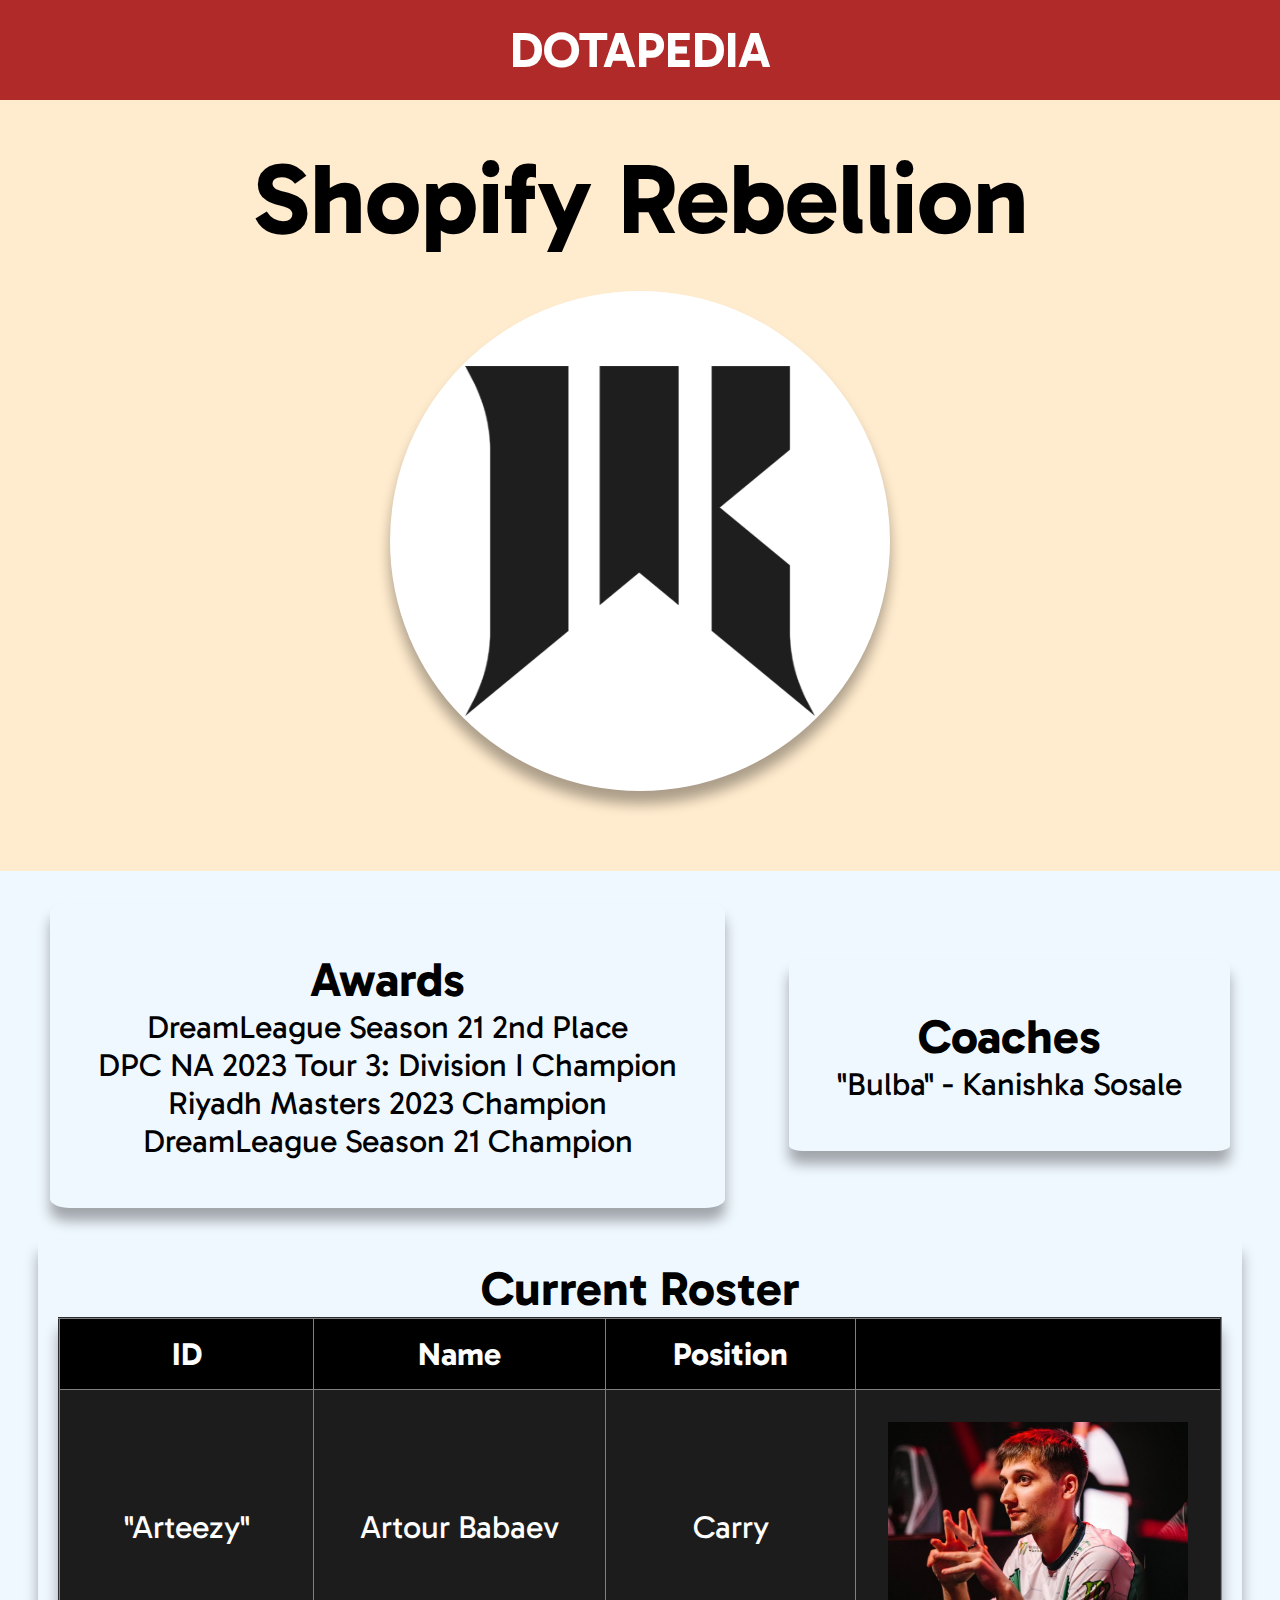
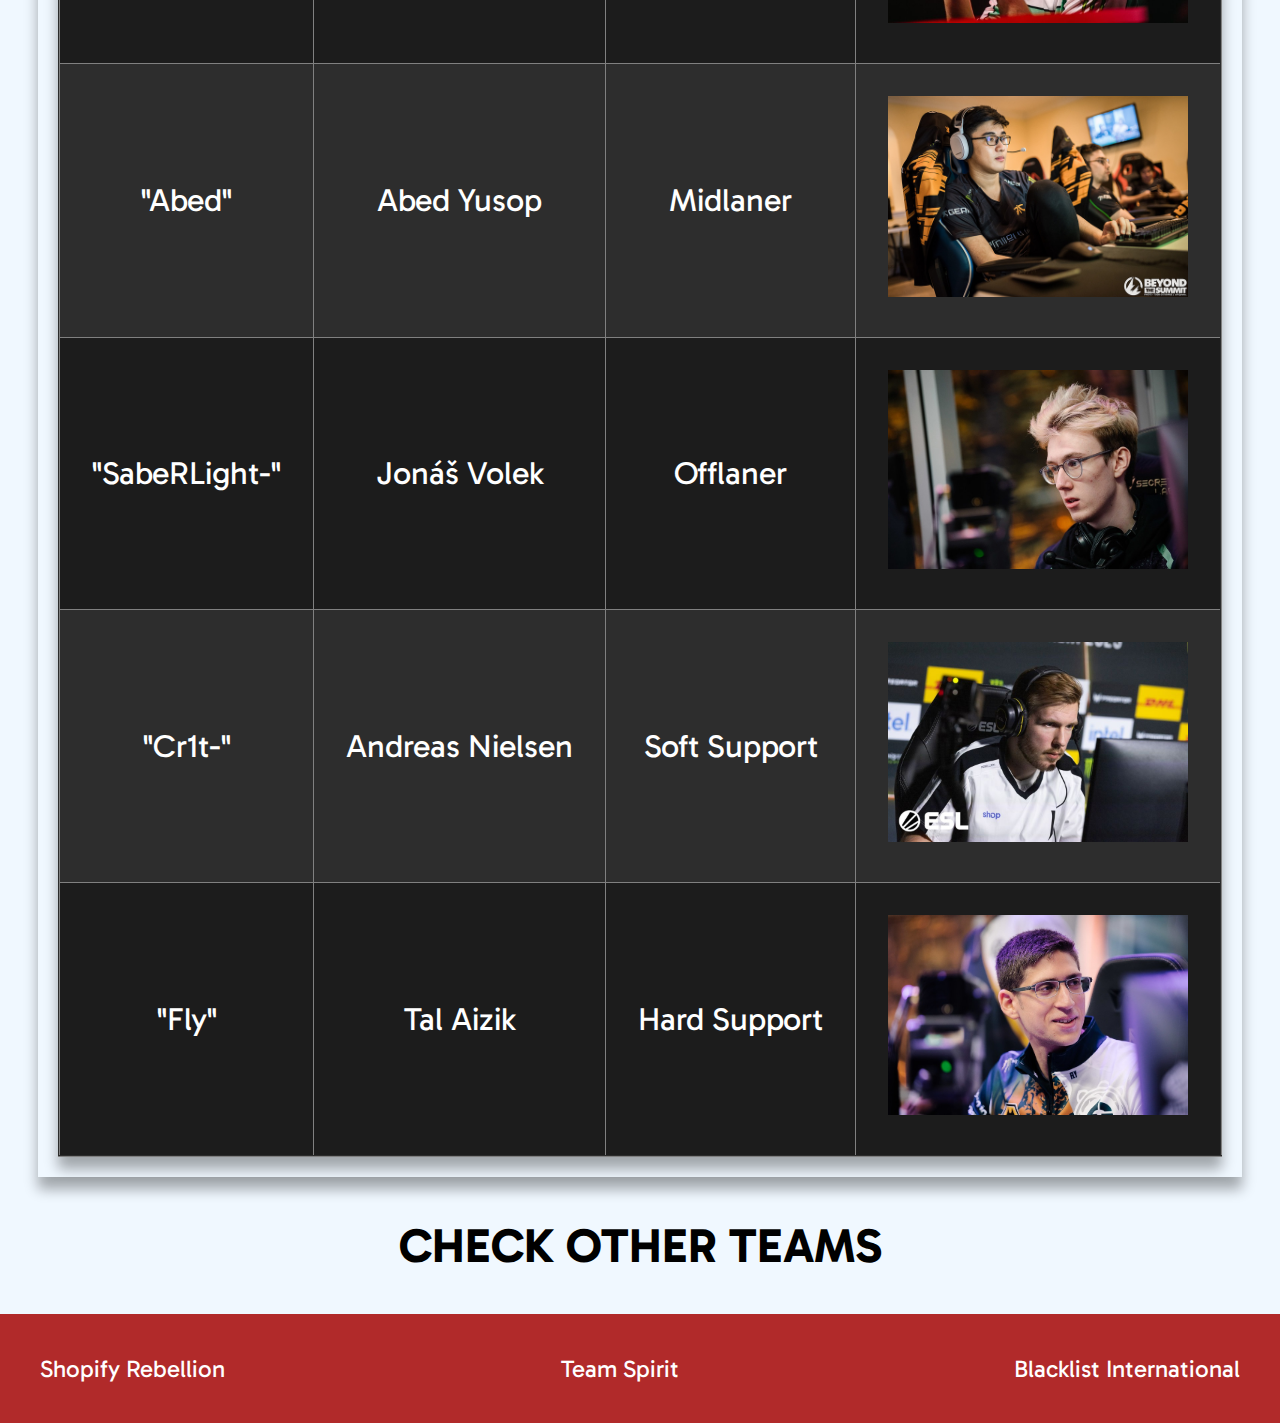
<file: index.html>
<!DOCTYPE html>
<html lang="en">
  <head>
    <meta charset="UTF-8">
    <meta name="viewport" content="width=device-width, initial-scale=1.0">
    <link rel="stylesheet" href="assets/css/style.css">
    <title>DOTAPEDIA - SHOPIFY REBELLION</title>
  </head>
  <body>

    <!-- Headers -->
    <header>
      <div class="titleBar"><h1 id="title">DOTAPEDIA</h1></div> <br>
      <div class="container1">
        <h1 id="teamName">Shopify Rebellion</h1>
        <div id="teamLogo">
          <img id="logo" src="assets/img/logo-shopify-rebellion.png" alt="Shopify Rebellion">
        </div>
      </div>
    </header>

    <!-- Awards -->
    <div class="container2">
      <div class="box1">
        <h2 class="subheader">Awards</h2>
        <ul>
          <li>DreamLeague Season 21 2nd Place</li>
          <li>DPC NA 2023 Tour 3: Division I Champion</li>
          <li>Riyadh Masters 2023 Champion</li>
          <li>DreamLeague Season 21 Champion</li>
        </ul>
      </div>
      <div class="box1">
        <h2 class="subheader">Coaches</h2>
        <ol type="1">
          <li>"Bulba" - Kanishka Sosale</li>
        </ol>
      </div>
    </div>

    <!-- Coaches -->
    <div class="container2">
      
    </div>

    <!-- Player Roster -->
    <div class="container2">
      <div class="box2">
        <h2 class="subheader">Current Roster</h2>
        <table border="2">
          <thead>
            <tr>
              <th colspan="1">ID</th>
              <th colspan="1">Name</th>
              <th colspan="1">Position</th>
              <th colspan="1"></th>
            </tr>
          </thead>
          <tbody>
            <tr>
              <td>"Arteezy"</td>
              <td>Artour Babaev</td>
              <td>Carry</td>
              <td> <img src="assets/img/player-arteezy.jpg" 
                        alt="Arteezy"
                        class="playerIMG" ></td>
            </tr>
            <tr>
              <td>"Abed"</td>
              <td>Abed Yusop</td>
              <td>Midlaner</td>
              <td> <img src="assets/img/player-abed.jpg"
                        alt="Abed"
                        class="playerIMG" ></td>
            </tr>
            <tr>
              <td>"SabeRLight-"</td>
              <td>Jonáš Volek</td>
              <td>Offlaner</td>
              <td> <img src="assets/img/player-sabeRLight-.jpg" 
                        alt="SabeRLight-"
                        class="playerIMG" ></td>
            </tr>
            <tr>
              <td>"Cr1t-"</td>
              <td>Andreas Nielsen</td>
              <td>Soft Support</td>
              <td> <img src="assets/img/player-Cr1t.jpg"
                        alt="Cr1t-"
                        class="playerIMG" ></td>
            </tr>
            <tr>
              <td>"Fly"</td>
              <td>	Tal Aizik</td>
              <td>Hard Support</td>
              <td> <img src="assets/img/player-Fly.jpg"
                        alt="Fly"
                        class="playerIMG" ></td>
            </tr>
          </tbody>
        </table>
      </div>
    </div>
    
    <!-- Insert Previous and Next Page Navigation -->
    <div class="container3">
      <h2 class="subheader">CHECK OTHER TEAMS</h2>
    </div>

    <footer class="footerNav">
      <a class="footerItem" href="team1.html">Shopify Rebellion</a>
      <a class="footerItem" href="team2.html">Team Spirit</a>
      <a class="footerItem" href="team3.html">Blacklist International</a>
    </footer>
  </body>
</html>
</file>
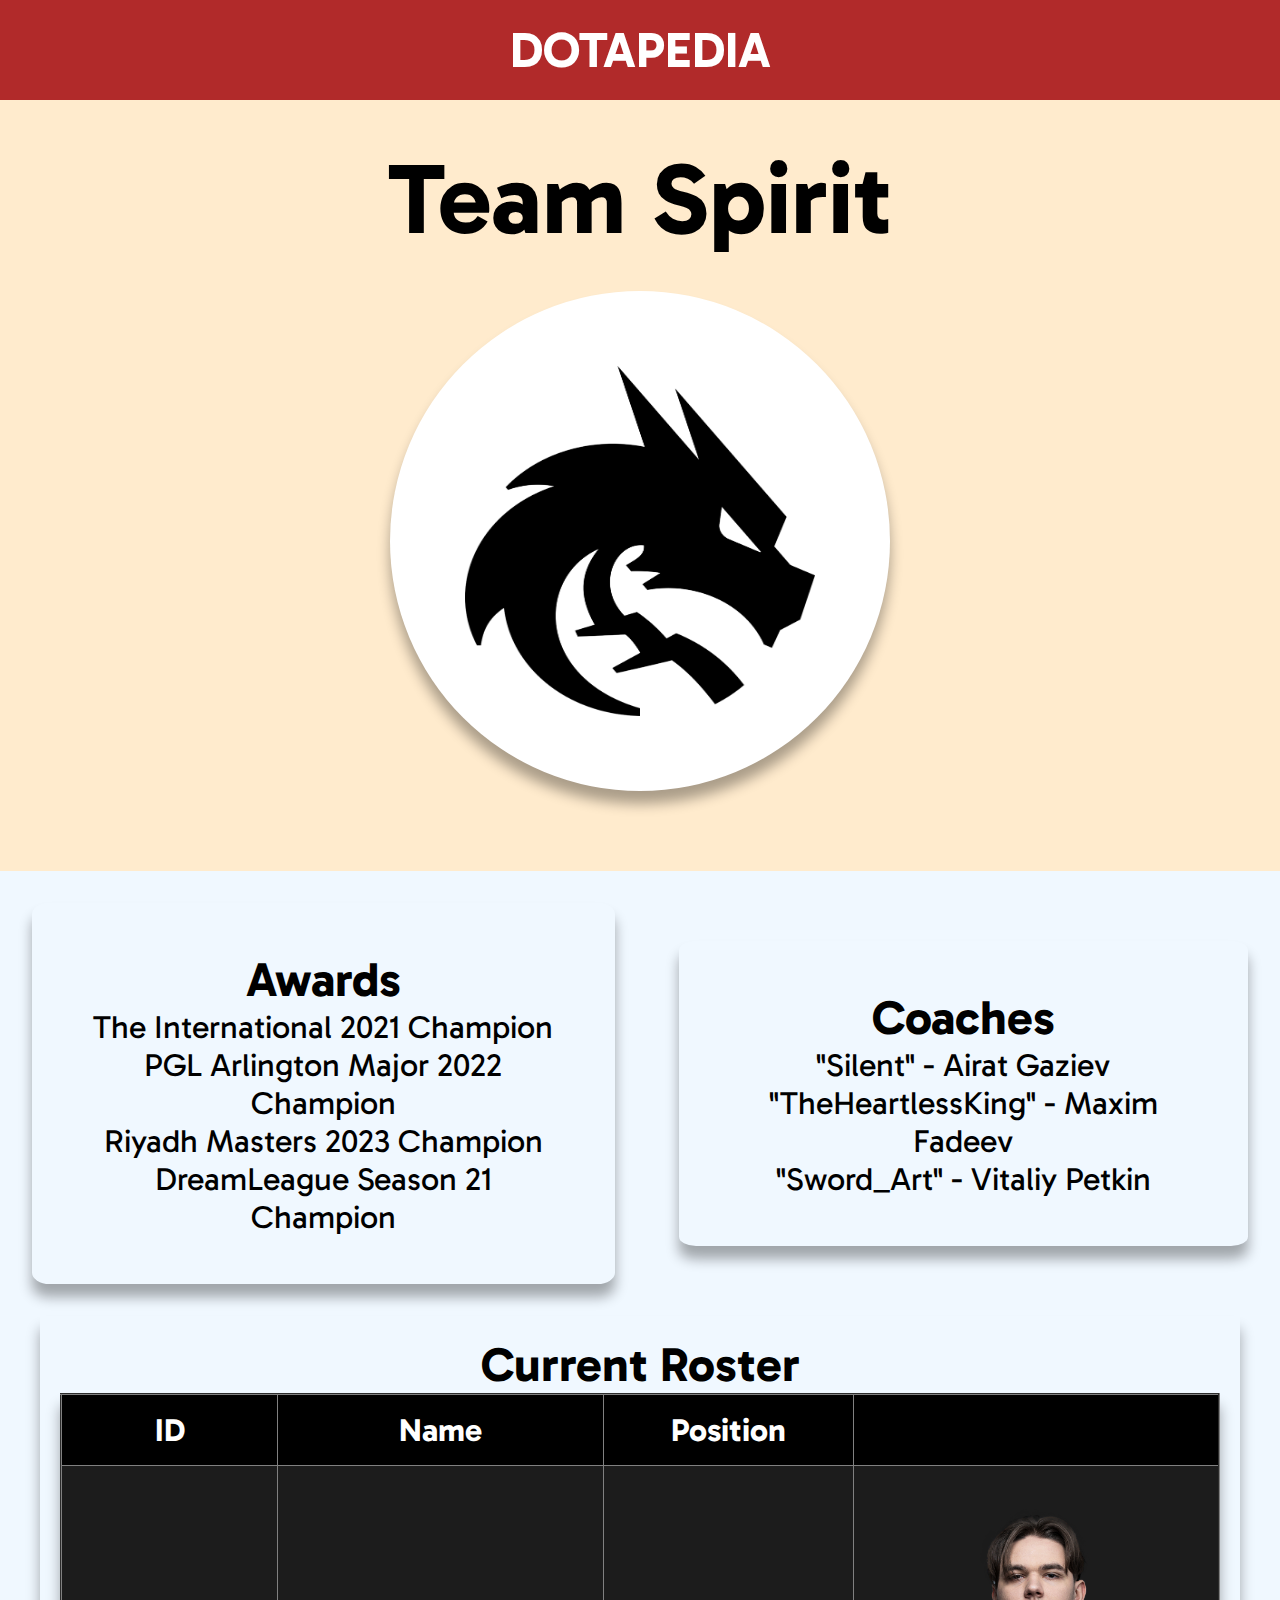
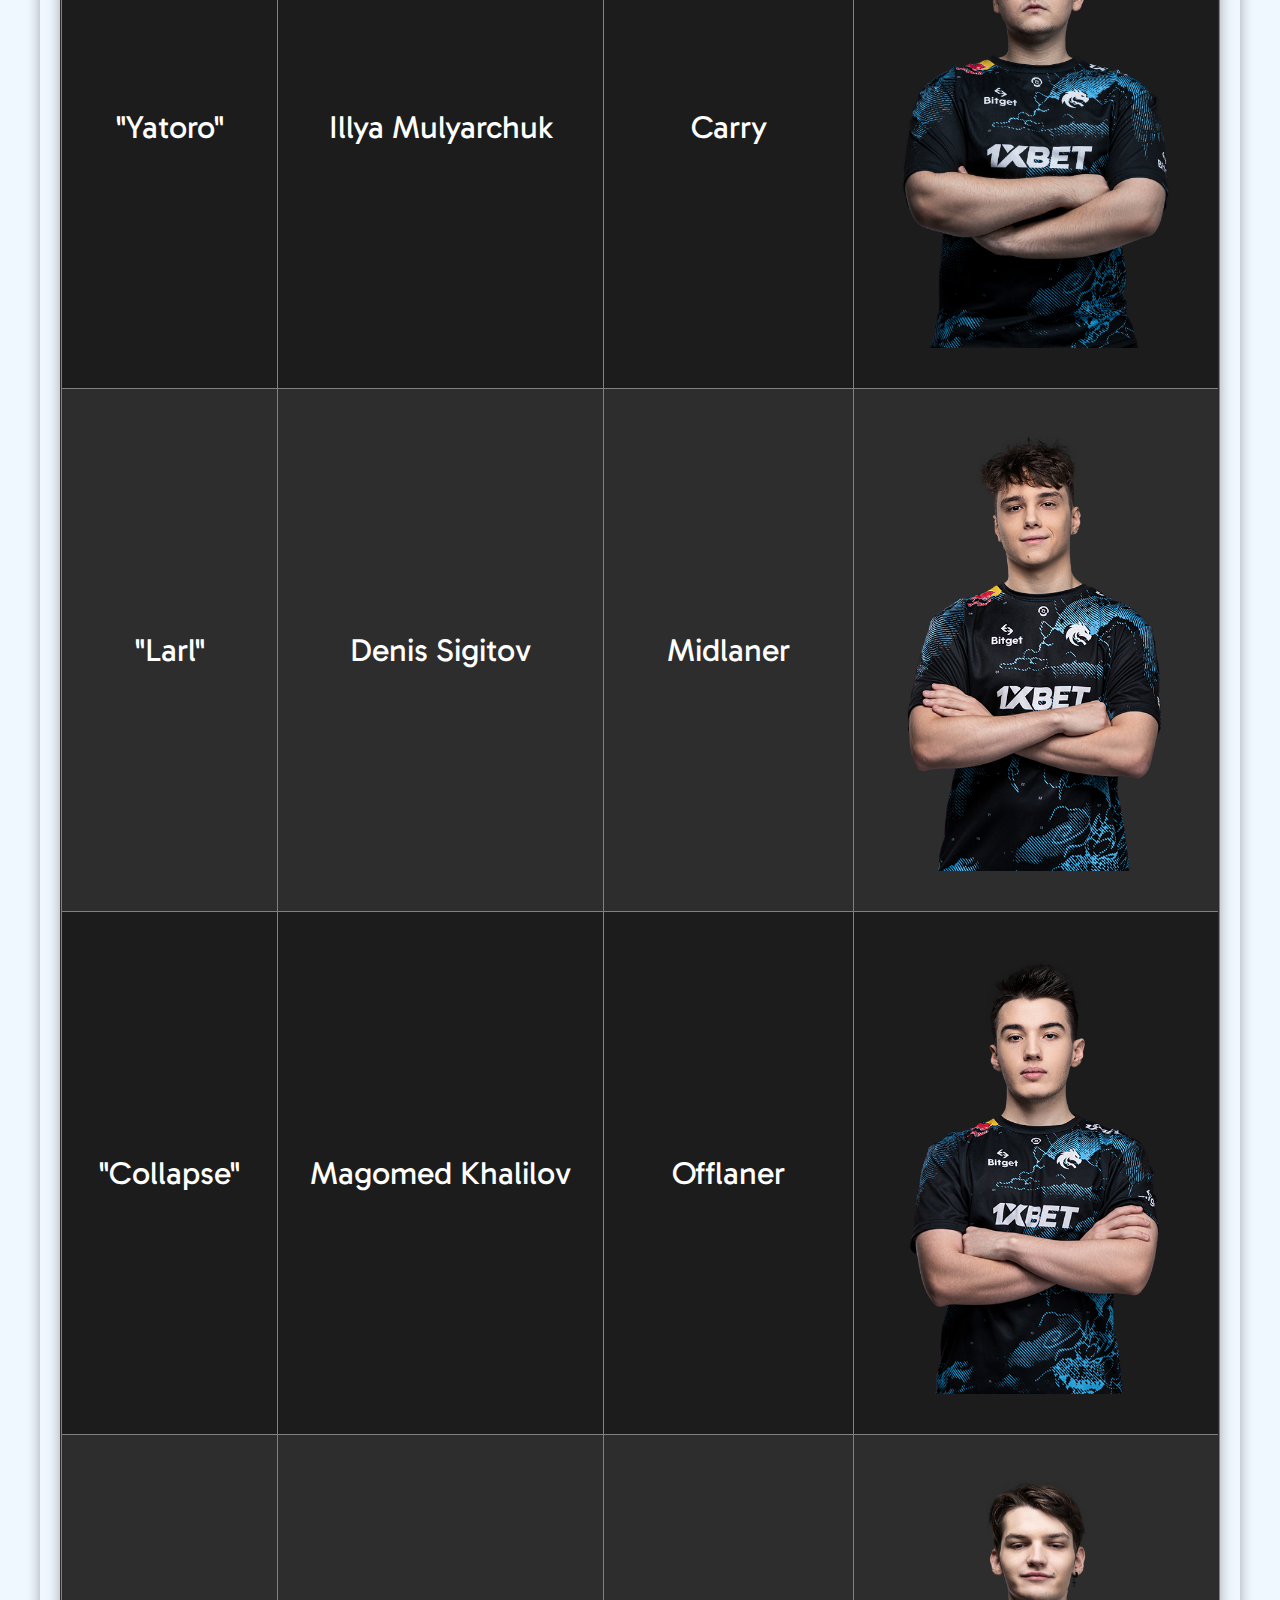
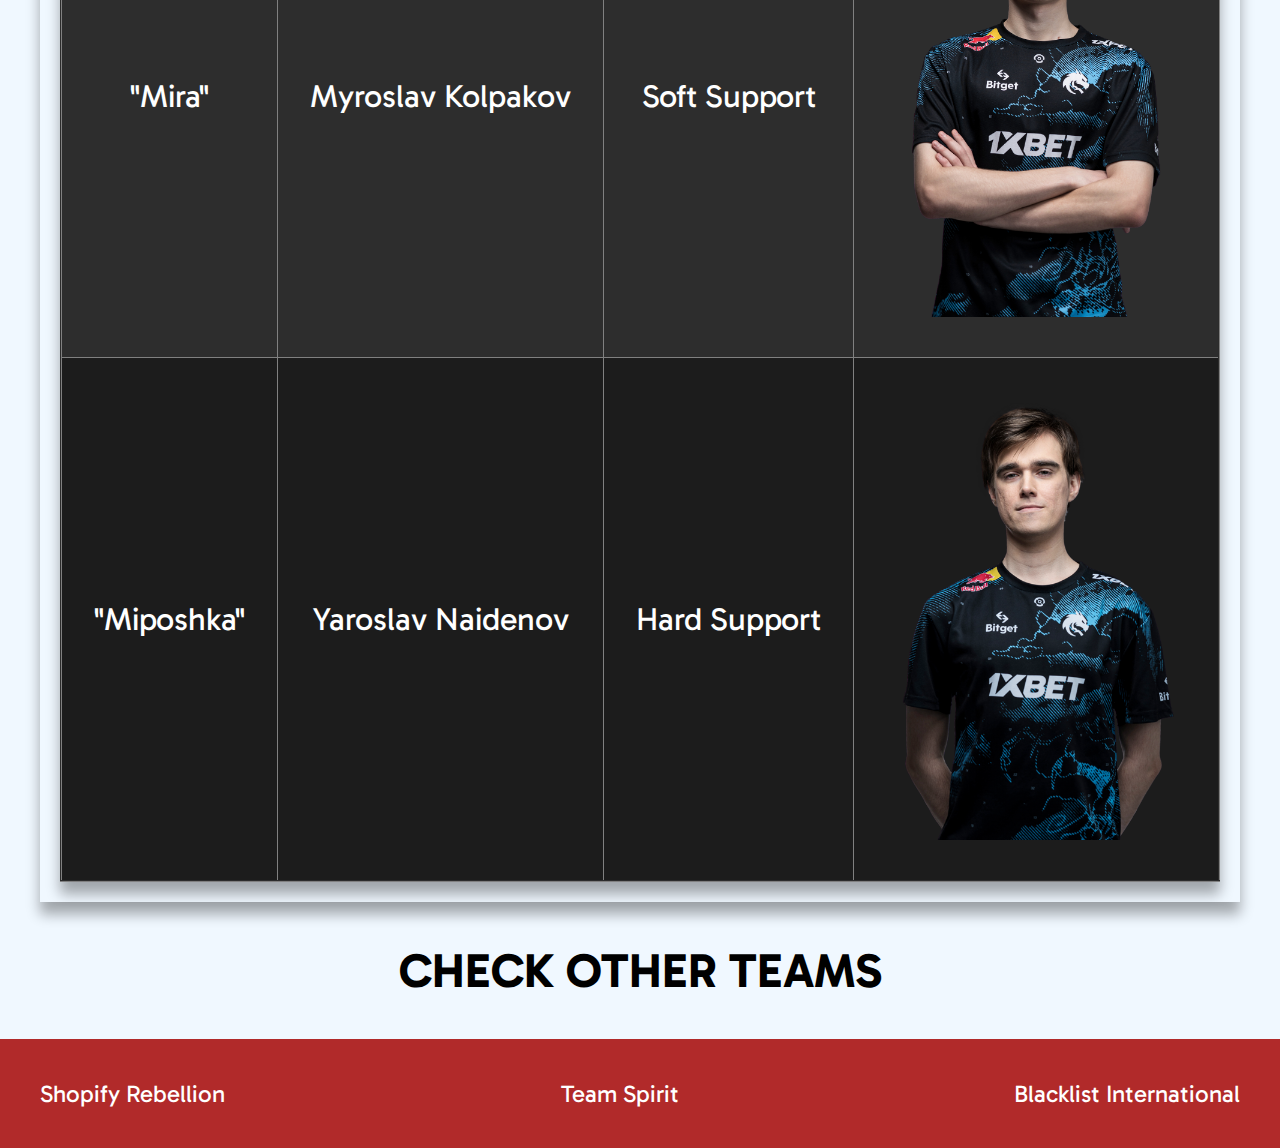
<file: team2.html>
<!DOCTYPE html>
<html lang="en">
  <head>
    <meta charset="UTF-8">
    <meta name="viewport" content="width=device-width, initial-scale=1.0">
    <link rel="stylesheet" href="assets/css/style.css">
    <title>DOTAPEDIA - TEAM SPIRIT</title>
  </head>
  <body>

    <!-- Headers -->
    <header>
      <div class="titleBar"><h1 id="title">DOTAPEDIA</h1></div> <br>
      <div class="container1">
        <h1 id="teamName">Team Spirit</h1>
        <div id="teamLogo">
          <img id="logo" src="assets/img/logo-teams-spirit.png" alt="Team Logo">
        </div>
      </div>
    </header>

    <!-- Awards -->
    <div class="container2">
      <div class="box1">
        <h2 class="subheader">Awards</h2>
        <ul>
          <li>The International 2021 Champion</li>
          <li>PGL Arlington Major 2022 Champion</li>
          <li>Riyadh Masters 2023 Champion</li>
          <li>DreamLeague Season 21 Champion</li>
        </ul>
      </div>
      <div class="box1">
        <h2 class="subheader">Coaches</h2>
        <ol type="1">
          <li>"Silent" - Airat Gaziev</li>
          <li>"TheHeartlessKing" - Maxim Fadeev</li>
          <li>"Sword_Art" - Vitaliy Petkin</li>
        </ol>
      </div>
    </div>

    <!-- Coaches -->
    <div class="container2">
      
    </div>

    <!-- Player Roster -->
    <div class="container2">
      <div class="box2">
        <h2 class="subheader">Current Roster</h2>
        <table border="2">
          <thead>
            <tr>
              <th colspan="1">ID</th>
              <th colspan="1">Name</th>
              <th colspan="1">Position</th>
              <th colspan="1"></th>
            </tr>
          </thead>
          <tbody>
            <tr>
              <td>"Yatoro"</td>
              <td>Illya Mulyarchuk</td>
              <td>Carry</td>
              <td> <img src="assets/img/player-yatoro.png" 
                        alt="Yatoro"
                        class="playerIMG" >
                </td>
            </tr>
            <tr>
              <td>"Larl"</td>
              <td>Denis Sigitov</td>
              <td>Midlaner</td>
              <td> <img src="assets/img/player-larl.png"
                        alt="Larl"
                        class="playerIMG" ></td>
            </tr>
            <tr>
              <td>"Collapse"</td>
              <td>Magomed Khalilov</td>
              <td>Offlaner</td>
              <td> <img src="assets/img/player-collapse.png" 
                        alt="Collapse"
                        class="playerIMG" ></td>
            </tr>
            <tr>
              <td>"Mira"</td>
              <td>Myroslav Kolpakov</td>
              <td>Soft Support</td>
              <td> <img src="assets/img/player-mira.png"
                        alt="Mira"
                        class="playerIMG" ></td>
            </tr>
            <tr>
              <td>"Miposhka"</td>
              <td>Yaroslav Naidenov</td>
              <td>Hard Support</td>
              <td> <img src="assets/img/player-miposhka.png"
                        alt="Miposhka"
                        class="playerIMG" ></td>
            </tr>
          </tbody>
        </table>
      </div>
    </div>
    
    <!-- Insert Previous and Next Page Navigation -->
    <div class="container3">
      <h2 class="subheader">CHECK OTHER TEAMS</h2>
    </div>

    <footer class="footerNav">
      <a class="footerItem" href="team1.html">Shopify Rebellion</a>
      <a class="footerItem" href="team2.html">Team Spirit</a>
      <a class="footerItem" href="team3.html">Blacklist International</a>
    </footer>
  </body>
</html>
</file>
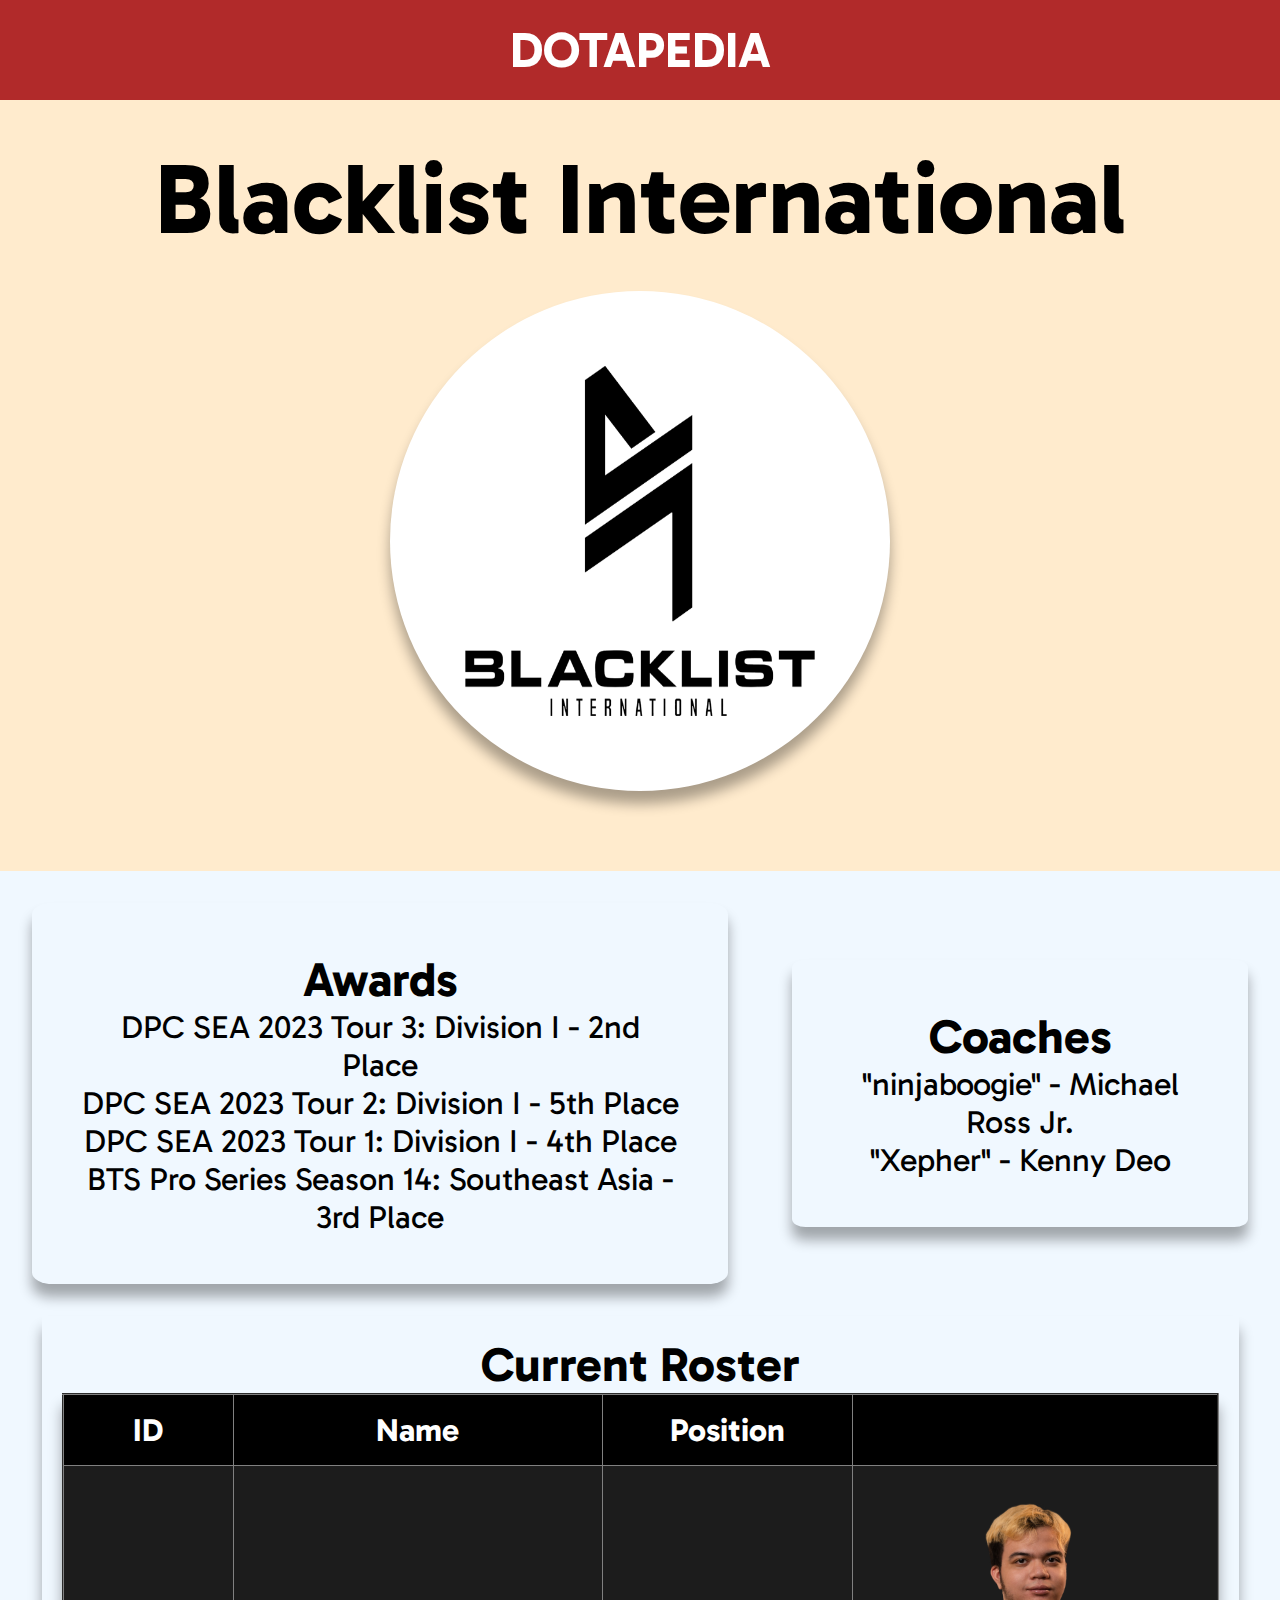
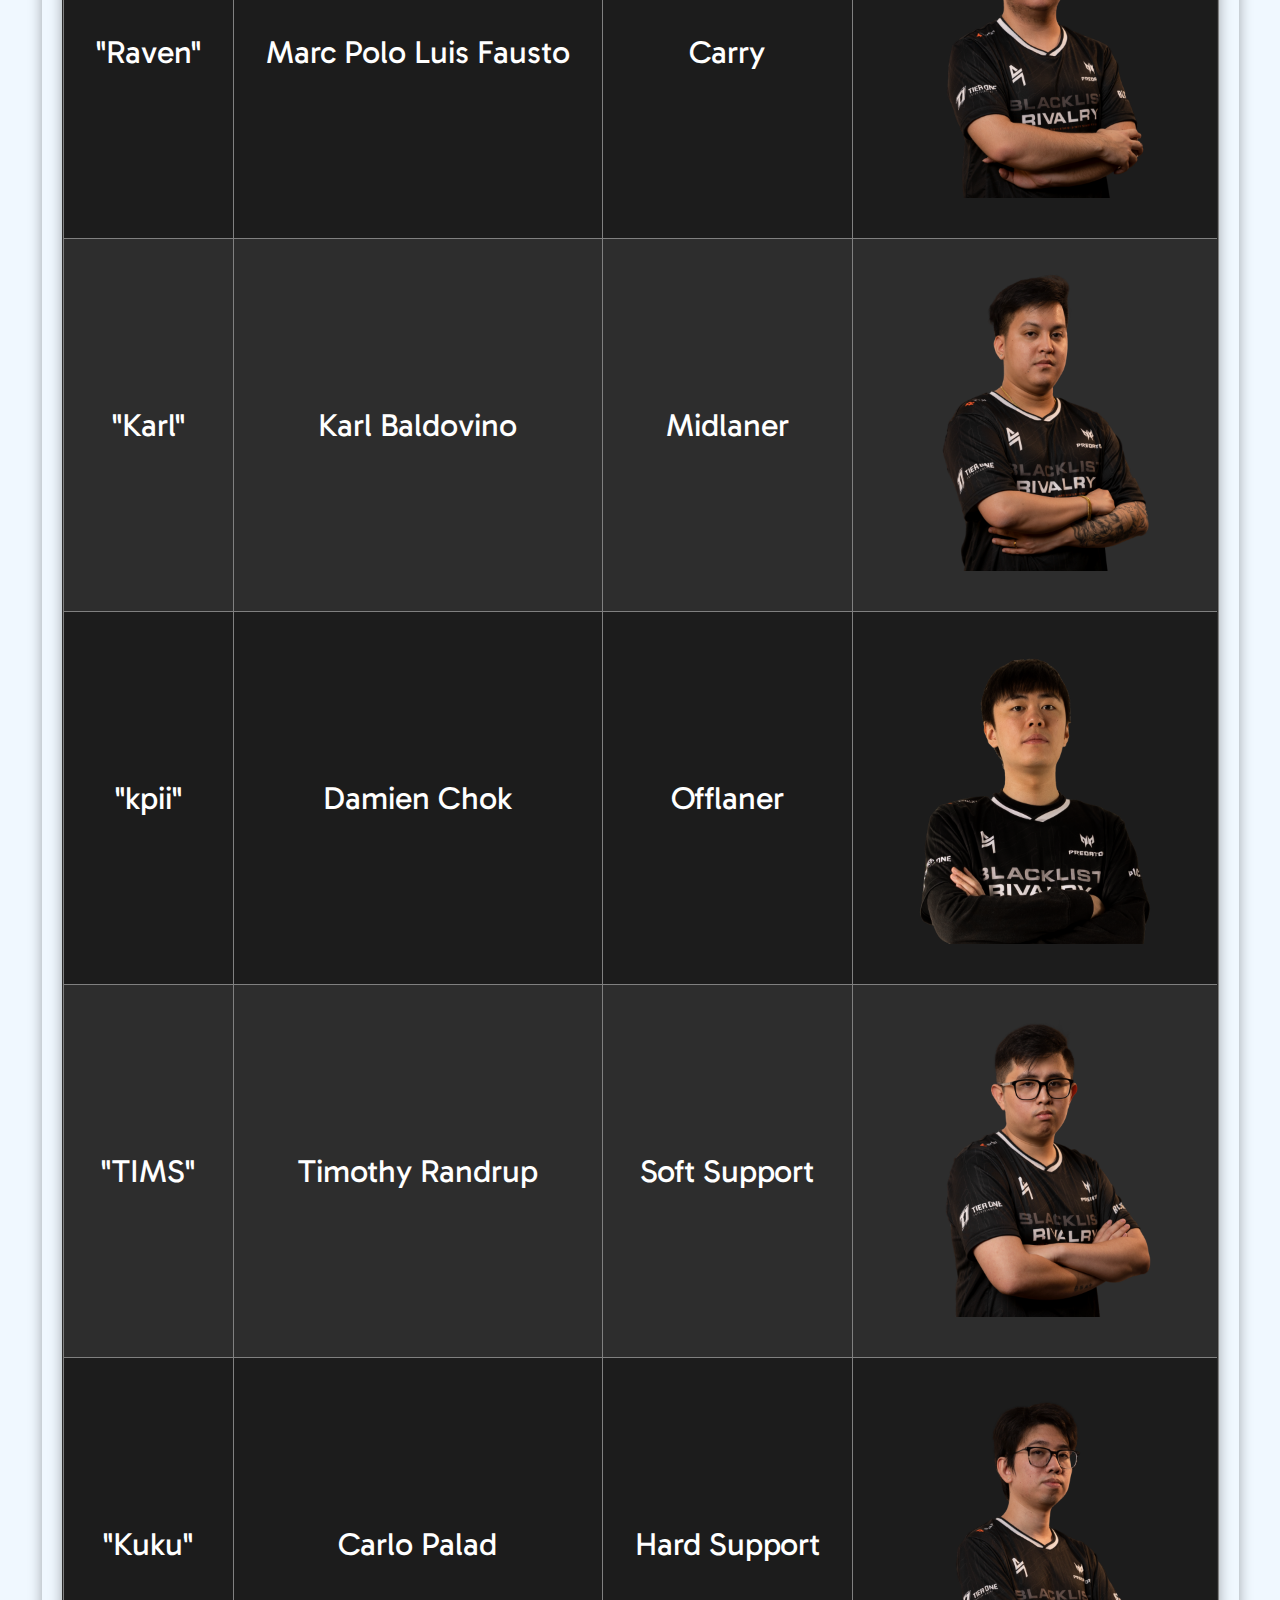
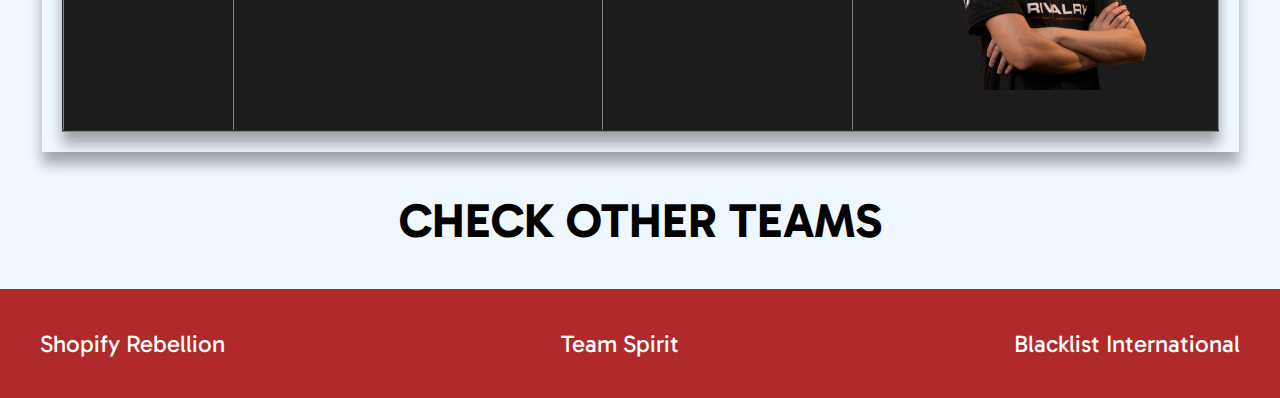
<file: team3.html>
<!DOCTYPE html>
<html lang="en">
  <head>
    <meta charset="UTF-8">
    <meta name="viewport" content="width=device-width, initial-scale=1.0">
    <link rel="stylesheet" href="assets/css/style.css">
    <title>DOTAPEDIA - BLACKLIST INTERNATIONAL</title>
  </head>
  <body>

    <!-- Headers -->
    <header>
      <div class="titleBar"><h1 id="title">DOTAPEDIA</h1></div> <br>
      <div class="container1">
        <h1 id="teamName">Blacklist International</h1>
        <div id="teamLogo">
          <img id="logo" src="assets/img/logo-blacklist-international.png" alt="Team Logo">
        </div>
      </div>
    </header>

    <!-- Awards -->
    <div class="container2">
      <div class="box1">
        <h2 class="subheader">Awards</h2>
        <ul>
          <li>DPC SEA 2023 Tour 3: Division I - 2nd Place</li>
          <li>DPC SEA 2023 Tour 2: Division I - 5th Place</li>
          <li>DPC SEA 2023 Tour 1: Division I - 4th Place</li>
          <li>BTS Pro Series Season 14: Southeast Asia - 3rd Place</li>
        </ul>
      </div>
      <div class="box1">
        <h2 class="subheader">Coaches</h2>
        <ol type="1">
          <li>"ninjaboogie" - Michael Ross Jr.	</li>
          <li>"Xepher" - Kenny Deo</li>
        </ol>
      </div>
    </div>

    <!-- Coaches -->
    <div class="container2">
      
    </div>

    <!-- Player Roster -->
    <div class="container2">
      <div class="box2">
        <h2 class="subheader">Current Roster</h2>
        <table border="2">
          <thead>
            <tr>
              <th colspan="1">ID</th>
              <th colspan="1">Name</th>
              <th colspan="1">Position</th>
              <th colspan="1"></th>
            </tr>
          </thead>
          <tbody>
            <tr>
              <td>"Raven"</td>
              <td>Marc Polo Luis Fausto</td>
              <td>Carry</td>
              <td> <img src="assets/img/player-Raven.png" 
                        alt="Raven"
                        class="playerIMG" >
                </td>
            </tr>
            <tr>
              <td>"Karl"</td>
              <td>Karl Baldovino</td>
              <td>Midlaner</td>
              <td> <img src="assets/img/player-Karl.png"
                        alt="Karl"
                        class="playerIMG" ></td>
            </tr>
            <tr>
              <td>"kpii"</td>
              <td>Damien Chok</td>
              <td>Offlaner</td>
              <td> <img src="assets/img/player-kpii.png" 
                        alt="kpii"
                        class="playerIMG" ></td>
            </tr>
            <tr>
              <td>"TIMS"</td>
              <td>Timothy Randrup</td>
              <td>Soft Support</td>
              <td> <img src="assets/img/player-tims.png"
                        alt="TIMS"
                        class="playerIMG" ></td>
            </tr>
            <tr>
              <td>"Kuku"</td>
              <td>Carlo Palad</td>
              <td>Hard Support</td>
              <td> <img src="assets/img/player-Kuku.png"
                        alt="Kuku"
                        class="playerIMG" ></td>
            </tr>
          </tbody>
        </table>
      </div>
    </div>
    
    <!-- Insert Previous and Next Page Navigation -->
    <div class="container3">
      <h2 class="subheader">CHECK OTHER TEAMS</h2>
    </div>

    <footer class="footerNav">
      <a class="footerItem" href="team1.html">Shopify Rebellion</a>
      <a class="footerItem" href="team2.html">Team Spirit</a>
      <a class="footerItem" href="team3.html">Blacklist International</a>
    </footer>
  </body>
</html>
</file>
<file: assets/css/style.css>
@import url('https://fonts.googleapis.com/css2?family=Gabarito:wght@400;900&display=swap');

*{
  padding: 0;
  margin: 0;
  font-family: 'Gabarito', cursive;
}

body { 
  background-color: blanchedalmond;
}

.container1{
  display: flex;
  flex-direction: column;
  justify-content: center;
  align-items: center;
}

.container2{
  display: flex;
  flex-direction: row;
  justify-content: center;
  align-items: center;
  background-color: aliceblue;
}

.container3{
  display: flex;
  flex-direction: column;
  justify-content: center;
  align-items: center;
  background-color:aliceblue;
  padding: 40px;
}

.box1 {
  display: flex;
  flex-direction: column;
  justify-content: center;
  align-items:center;
  padding: 3rem;
  margin: 2rem;
  border-radius: 3%;
  box-shadow: 0 .8rem .8rem rgba(0, 0, 0, 0.333);
}

.box2 {
  display: flex;
  flex-direction: column;
  justify-content: center;
  padding: 20px;
  box-shadow: 0 .8rem .8rem rgba(0, 0, 0, 0.333);
}

.titleBar { 
  height: 100px;
  width: auto;
  background-color: #b12a2a;
  text-align: center;
  box-shadow: #740202;
}

#title {
  padding-top: 20px;
  font-size: 50px;
  color: white;
}

#teamName {
  text-align: center;
  margin-top: 20px;
  font-size: 100px;
}

#teamLogo {
  display: flex;
  justify-content: center;
  background-color: white;
  height: 500px;
  width: 500px;
  border-radius: 50%;
  margin: 2rem auto 5rem;
  box-shadow: 0 .8rem .8rem rgba(0, 0, 0, 0.333);
}

#logo{
  height: 350px;
  width: 350px;
  margin: auto;
}

.subheader{
  font-size: 3rem;
  text-align: center;
}

.playerIMG {
  width: 300px;
}

ul li{
  font-size: 2rem;
  text-align: center;
  list-style-type: none;
  padding-inline-start: 0;
}

ol li{
  font-size: 2rem;
  text-align: center;
  padding-inline-start: 2;
  list-style: none;
}

thead tr th {
  font-size: 2rem; 
  padding: 1rem;
  color: white;
  background-color: black;
}

tbody tr td {
  font-size: 2rem; 
  padding: 2rem;
  text-align: center;
  color: white;
}

tr:nth-of-type(2n){
  background-color: rgb(45, 45, 45);
}

table {
  background-color: rgb(28, 28, 28);
  border-collapse: collapse;
  padding: 1rem;
  box-shadow: 0 .8rem .8rem rgba(0, 0, 0, 0.333);
}

.footerNav {
  background-color: #b12a2a;
  width: auto;
  display: flex;
  flex-direction: row;
  flex-wrap: nowrap;
  justify-content: space-between;
}

.footerItem {
  padding: 20px;
  margin: 20px;
}

a {
  color:white;
  text-decoration: none;
  font-size: x-large;
}
</file>
